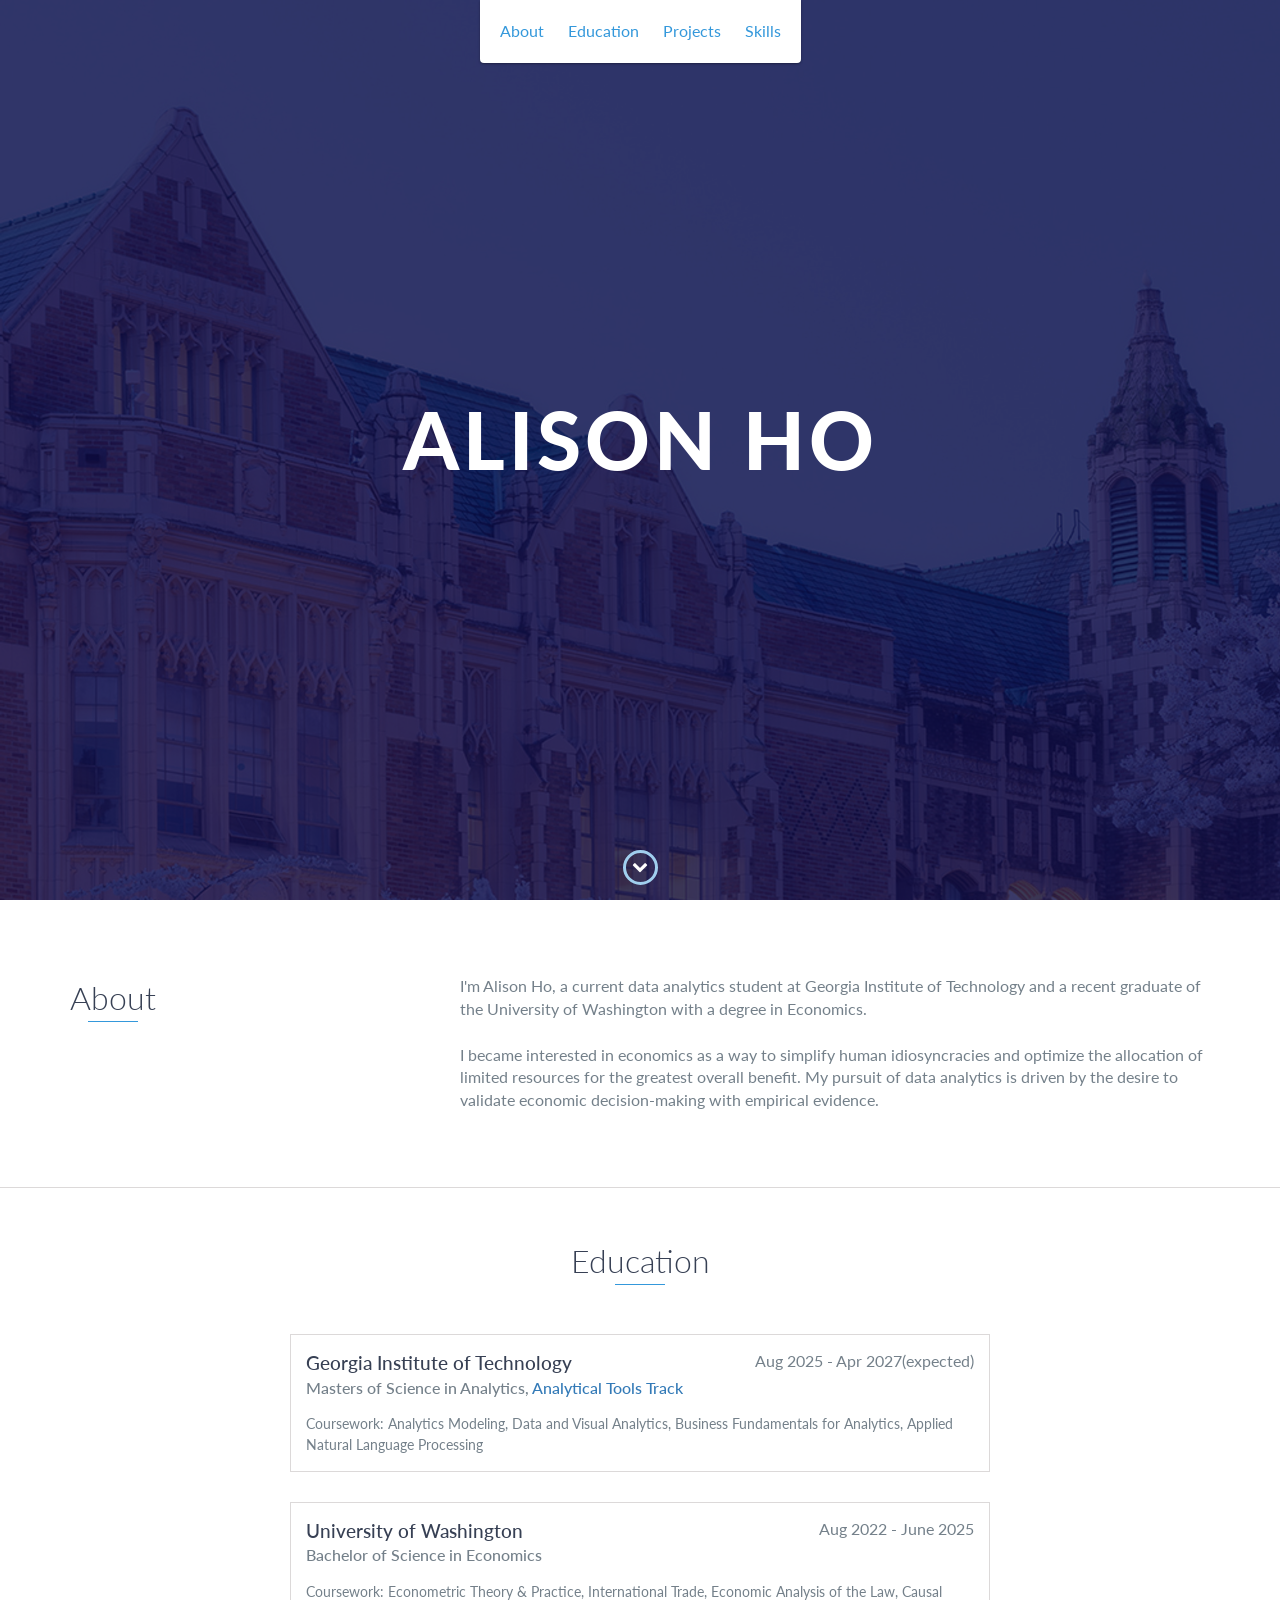
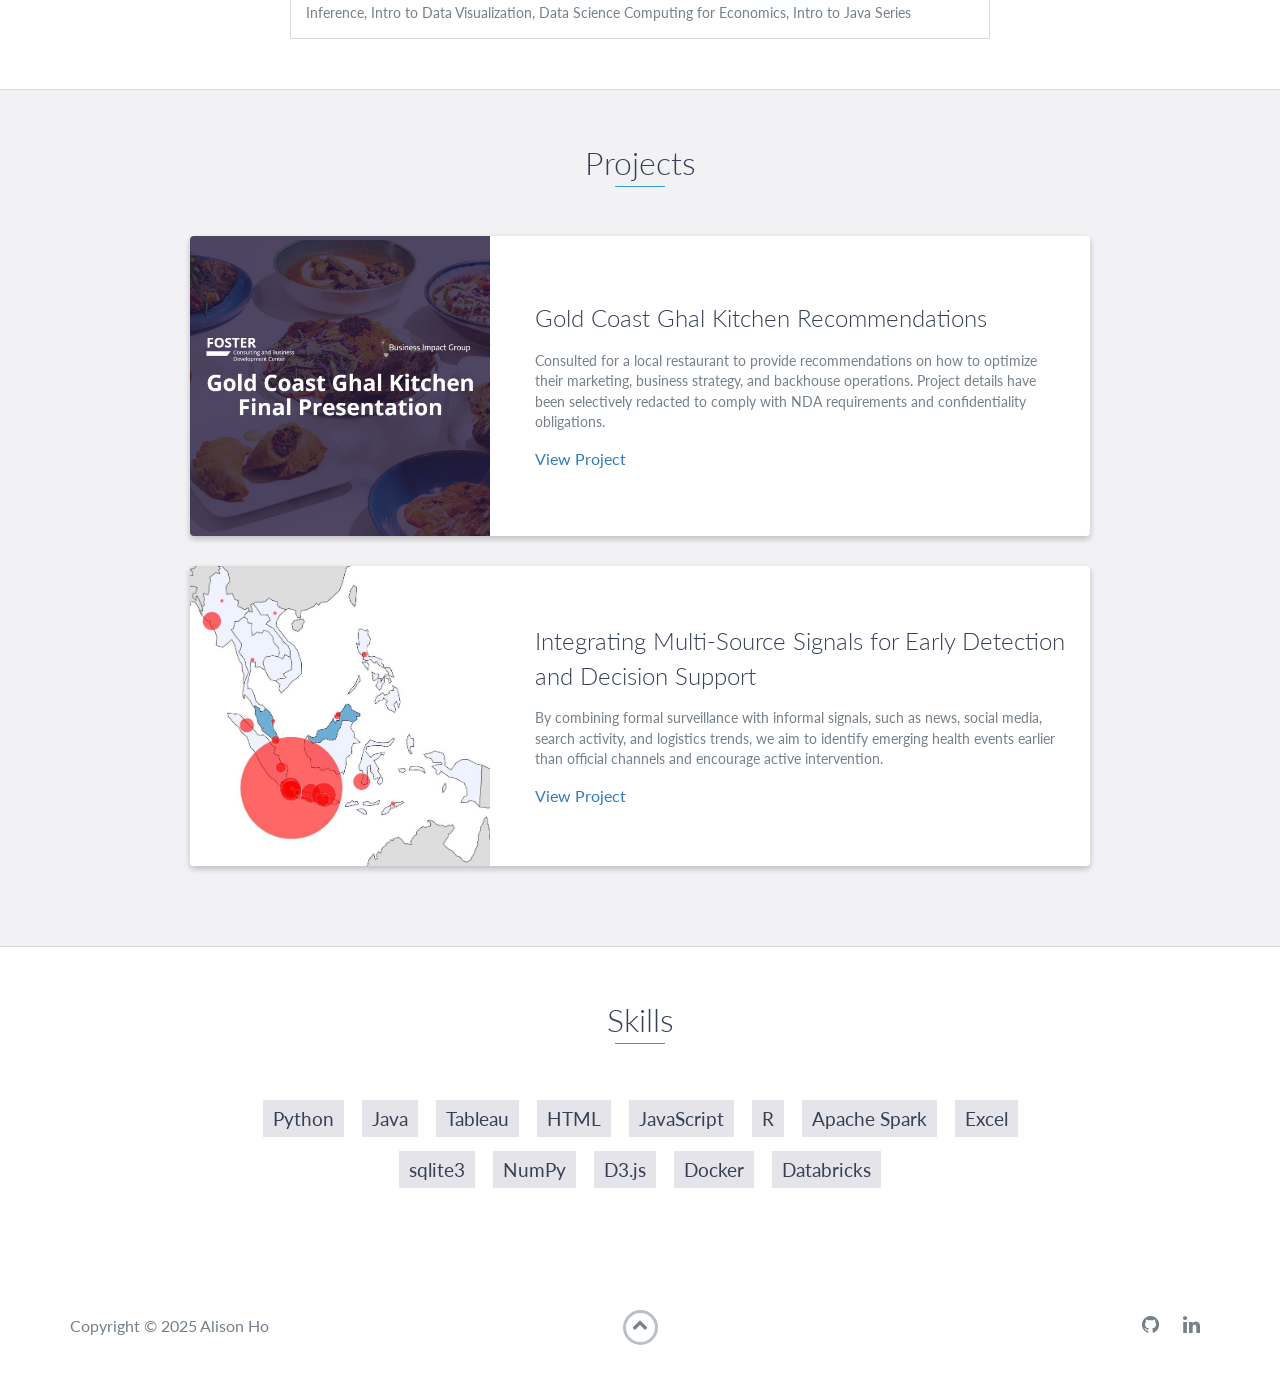
<file: index.html>
<!DOCTYPE html>
<html class="no-js" lang="en">

<head>
    <meta charset="utf-8">
    <meta http-equiv="X-UA-Compatible" content="IE=edge">
    <meta name="viewport" content="width=device-width, initial-scale=1">
    <title>My Portfolio</title>
	<link rel="shortcut icon" href="favicon.ico" type="image/x-icon">
	<link rel="icon" href="favicon.ico" type="image/x-icon">
    <link href="https://fonts.googleapis.com/css?family=Lato:300,400,700,900" rel="stylesheet">
    <link rel="stylesheet" href="libs/font-awesome/css/font-awesome.min.css">
    <link href="css/bootstrap.min.css" rel="stylesheet">
    <link href="css/styles.css" rel="stylesheet">
</head>

<body>
    <div id="mobile-menu-open" class="shadow-large">
        <i class="fa fa-bars" aria-hidden="true"></i>
    </div>
    <!-- End #mobile-menu-toggle -->
    <header>
        <div id="mobile-menu-close">
            <span>Close</span> <i class="fa fa-times" aria-hidden="true"></i>
        </div>
        <ul id="menu" class="shadow">
            <li>
                <a href="#about">About</a>
            </li>
            <li>
                <a href="#education">Education</a>
            </li>
            <li>
                <a href="#projects">Projects</a>
            </li>
            <li>
                <a href="#skills">Skills</a>
            </li>
            <!--
            <li>
                <a href="#contact">Contact</a>
            </li>
            -->
        </ul>
    </header>
    <!-- End header -->

    <div id="lead">
        <div id="lead-content">
            <h1>Alison Ho</h1> <br>
            <!--<a href="#" class="btn-rounded-white">Download Resume</a>-->
        </div>
        <!-- End #lead-content -->

        <div id="lead-overlay"></div>

        <div id="lead-down">
            <span>
                <i class="fa fa-chevron-down" aria-hidden="true"></i>
            </span>
        </div>
        <!-- End #lead-down -->
    </div>
    <!-- End #lead -->

    <div id="about">
        <div class="container">
            <div class="row">
                <div class="col-md-4">
                    <h2 class="heading">About</h2>
                </div>
                <div class="col-md-8">
                    <p>
                        I'm Alison Ho, a current data analytics student at Georgia Institute of Technology and a recent graduate of the University of Washington with a degree in Economics. 
                        <br><br>
                        I became interested in economics as a way to simplify human idiosyncracies and optimize the allocation of limited resources for the greatest overall benefit. 
                        My pursuit of data analytics is driven by the desire to validate economic decision-making with empirical evidence. 
                    </p>
                </div>
            </div>
        </div>
    </div>

    <div id="education">
        <h2 class="heading">Education</h2>
        <div class="education-block">
            <h3>Georgia Institute of Technology</h3>
            <span class="education-date">Aug 2025 - Apr 2027(expected)</span>
            <h4>Masters of Science in Analytics,
                <a href ="https://pe.gatech.edu/degrees/analytics/curriculum#:~:text=in%20more%20detail.-,Analytical%20Tools%20Track,-The%20Analytical%20Tools">Analytical Tools Track</a>
            </h4>
            <p>
                Coursework: Analytics Modeling, Data and Visual Analytics, Business Fundamentals for Analytics, Applied Natural Language Processing
            </p>
        </div>
        <!-- End .education-block -->

        <div class="education-block">
            <h3>University of Washington</h3>
            <span class="education-date">Aug 2022 - June 2025</span>
            <h4>Bachelor of Science in Economics</h4>
            <p>
                Coursework: Econometric Theory & Practice, International Trade, Economic Analysis of the Law,
                Causal Inference, Intro to Data Visualization, Data Science Computing for Economics, 
                Intro to Java Series 
            </p>
        </div>
        <!-- End .education-block -->
    </div>
    <!-- End #education -->

    <div id="projects" class="background-alt">
        <h2 class="heading">Projects</h2>
        <div class="container">
            <div class="row">
                <div class="project shadow-large">
                    <div class="project-image">
                        <img src="images/GoldCoast.jpg"/>
                    </div>
                    <!-- End .project-image -->
                    <div class="project-info">
                        <h3>Gold Coast Ghal Kitchen Recommendations</h3>
                        <p>
                            Consulted for a local restaurant to provide recommendations on how to optimize their marketing, business strategy, and backhouse operations.
                            Project details have been selectively redacted to comply with NDA requirements and confidentiality obligations.
                        </p>
                        <a href="GoldCoastGhalKitchenRecommendations.html">View Project</a>
                    </div>
                    <!-- End .project-info -->
                     
                </div>
                <!-- End .project -->

                <div class="project shadow-large">
                    <div class="project-image">
                        <img src="images/infectiousModel.jpg" />
                    </div>
                    <!-- End .project-image -->
                    <div class="project-info">
                        <h3>
                            Integrating Multi-Source Signals for Early Detection and Decision Support    
                        </h3>
                        <p>
                            By combining formal surveillance with informal signals, such as news, social media, search activity, and logistics trends, we aim to identify emerging health events earlier than official channels and encourage active intervention. 
                        </p>
                        <a href="earlyDetection.html">View Project</a>
                    </div>
                    <!-- End .project-info -->
                </div>
                <!-- End .project -->
            </div>
        </div>
    </div>
    <!-- End #projects -->

    <div id="skills">
        <h2 class="heading">Skills</h2>
        <ul>
            <!-- Python, Java, JavaScript, R, Tableau, Apache Spark, Excel, Data cleaning, Data processing, Data Visualization, Machine learning, R, sqlite3, NumPy, D3.js, Docker, Databricks, SVM, Regression, Time Series, Clustering, Decision Tree, Random Forest, A/B testing, CUSUM, Change detection, Principal Component Analysis, Confusion Matrices-->
            <li>Python</li>
            <li>Java</li>
            <li>Tableau</li>
            <li>HTML</li>
            <li>JavaScript</li>
            <li>R</li>
            <li>Apache Spark</li>
            <li>Excel</li>
            <li>sqlite3</li>
            <li>NumPy</li>
            <li>D3.js</li>
            <li>Docker</li>
            <li>Databricks</li>

        </ul>
    </div>
    <!-- End #skills -->
    <!--
    <div id="contact">
        <h2>Get in Touch</h2>
        <div id="contact-form">
            <form method="POST" action="https://formspree.io/email@email.com">
                <input type="hidden" name="_subject" value="Contact request from personal website" />
                <input type="email" name="_replyto" placeholder="Your email" required>
                <textarea name="message" placeholder="Your message" required></textarea>
                <button type="submit">Send</button>
            </form>
        </div>
    -->
        <!-- End #contact-form -->
    </div>
    <!-- End #contact -->

    <footer>
        <div class="container">
            <div class="row">
                <div class="col-sm-5 copyright">
                    <p>
                        Copyright &copy; <span id="current-year">2025</span> Alison Ho
                    </p>
                </div>
                <div class="col-sm-2 top">
                    <span id="to-top">
                        <i class="fa fa-chevron-up" aria-hidden="true"></i>
                    </span>
                </div>
                <div class="col-sm-5 social">
                    <ul>
                        <li>
                            <a href="https://github.com/" target="_blank"><i class="fa fa-github" aria-hidden="true"></i></a>
                        </li>
                       
                        <li>
                            <a href="https://linkedin.com/" target="_blank"><i class="fa fa-linkedin" aria-hidden="true"></i></a>
                        </li>
                        
                        
                    </ul>
                </div>
            </div>
        </div>
    </footer>
    <!-- End footer -->

    <script src="https://ajax.googleapis.com/ajax/libs/jquery/1.12.4/jquery.min.js"></script>
    <script src="js/scripts.min.js"></script>
</body>

</html>
</file>
<file: css/styles.css>
/*!
    Title: Dev Portfolio Template
    Version: 1.2.2
    Last Change: 03/25/2020
    Author: Ryan Fitzgerald
    Repo: https://github.com/RyanFitzgerald/devportfolio-template
    Issues: https://github.com/RyanFitzgerald/devportfolio-template/issues

    Description: This file contains all the styles associated with the page
    that don't come from third party libraries. This file gets compiled using
    Gulp and send to the /css folder which is then loaded on the page.

Overlay - top image color
*/

:root{
    --base-color: #3498db
}

body {
	font-family: 'Lato', sans-serif;
	font-size: 16px
}

body.active {
	overflow: hidden;
	z-index: -1
}

.no-js #experience-timeline>div {
	background: #fff;
	padding: 10px;
	margin-bottom: 10px;
	border: 1px solid #dcd9d9
}

.no-js #experience-timeline>div h3 {
	font-size: 1.5em;
	font-weight: 300;
	color: #374054;
	display: inline-block;
	margin: 0
}

.no-js #experience-timeline>div h4 {
	font-size: 1.2em;
	font-weight: 300;
	color: #7e8890;
	margin: 0 0 15px 0
}

.no-js #experience-timeline>div p {
	color: #74808a;
	font-size: 0.9em;
	margin: 0
}

.no-js #experience-timeline:before,
.no-js #experience-timeline:after {
	content: none
}

@keyframes dropHeader {
	0% {
		transform: translateY(-100%)
	}

	100% {
		transform: translateY(0)
	}
}

header {
	position: absolute;
	top: 0;
	left: 0;
	right: 0;
	text-align: center;
	z-index: 10;
	animation-name: dropHeader;
	animation-iteration-count: 1;
	animation-timing-function: ease;
	animation-duration: 0.75s
}

header ul {
	display: inline-block;
	background: #fff;
	text-align: center;
	padding: 10px;
	margin: 0;
	border-bottom-right-radius: 4px;
	border-bottom-left-radius: 4px
}

header li {
	display: inline-block
}

header a {
	display: block;
	color: var(--base-color);
	padding: 10px
}

header a:hover {
	color: #217dbb;
	text-decoration: none;
	background: #eee;
	border-radius: 4px
}

header a:focus {
	color: var(--base-color);
	text-decoration: none
}

header.active {
	display: block
}

header.sticky {
	position: fixed;
	z-index: 999
}

#menu.active {
	display: block
}

#mobile-menu-open {
	display: none;
	cursor: pointer;
	position: fixed;
	right: 15px;
	top: 10px;
	color: var(--base-color);
	font-size: 1.5em;
	z-index: 20;
	padding: 0 7px;
	border-radius: 4px;
	background: #fff
}

#mobile-menu-close {
	display: none;
	text-align: right;
	width: 100%;
	background: #fff;
	font-size: 1.5em;
	padding-right: 15px;
	padding-top: 10px;
	cursor: pointer;
	color: var(--base-color)
}

#mobile-menu-close span {
	font-size: 0.5em;
	text-transform: uppercase
}

#mobile-menu-close i {
	vertical-align: middle
}

footer {
	padding: 50px 0
}

.copyright {
	padding-top: 20px
}

.copyright p {
	margin: 0;
	color: #74808a
}

.top {
	text-align: center
}

.top span {
	cursor: pointer;
	display: block;
	margin: 15px auto 0 auto;
	width: 35px;
	height: 35px;
	border-radius: 50%;
	border: 3px solid #b9bfc4;
	text-align: center
}

.top i {
	color: #74808a
}

.social {
	text-align: right
}

.social ul {
	margin: 5px 0 0 0;
	padding: 0
}

.social li {
	display: inline-block;
	font-size: 1.25em;
	list-style: none
}

.social a {
	display: block;
	color: #74808a;
	padding: 10px
}

.social a:hover {
	color: var(--base-color)
}

.btn-rounded-white {
	display: inline-block;
	color: #fff;
	padding: 15px 25px;
	border: 3px solid #fff;
	border-radius: 30px;
	transition: .5s ease all
}

.btn-rounded-white:hover {
	color: var(--base-color);
	background: #fff;
	text-decoration: none
}

.shadow {
	box-shadow: 0 1px 3px rgba(0, 0, 0, 0.12), 0 1px 2px rgba(0, 0, 0, 0.24)
}

.shadow-large {
	box-shadow: 0 3px 6px rgba(0, 0, 0, 0.08), 0 3px 6px rgba(0, 0, 0, 0.15)
}

.heading {
	position: relative;
	display: inline-block;
	font-size: 2em;
	font-weight: 300;
	margin: 0 0 30px 0
}

.heading:after {
	position: absolute;
	content: '';
	top: 100%;
	height: 1px;
	width: 50px;
	left: 0;
	right: 0;
	margin: 0 auto;
	background: var(--base-color)
}

.background-alt {
	background: #f2f2f5
}

#lead {
	position: relative;
	height: 100vh;
	min-height: 500px;
	max-height: 1080px;
	background: url(../images/lead-bg.jpg);
	background-size: cover;
	padding: 15px;
	overflow: hidden
}

#lead-content {
	position: absolute;
	z-index: 10;
	top: 50%;
	left: 50%;
	transform: translate(-50%, -50%);
	text-align: center
}

#lead-content h1,
#lead-content h2 {
	margin: 0
}

#lead-content h1 {
	color: #fff;
	font-weight: 900;
	font-size: 5em;
	text-transform: uppercase;
	letter-spacing: 0.05em;
	line-height: 0.9em
}

#lead-content h2 {
	color: #a0cfee;
	font-weight: 500;
	font-size: 2.25em;
	margin-bottom: 15px
}

#lead-overlay {
	position: absolute;
	height: 100%;
	width: 100%;
	top: 0;
	right: 0;
	bottom: 0;
	left: 0;
	background: rgba(11, 11, 69, 0.8);
	z-index: 1
}

#lead-down {
	position: absolute;
	left: 0;
	right: 0;
	width: 100%;
	text-align: center;
	z-index: 10;
	bottom: 15px;
	color: #fff
}

#lead-down span {
	cursor: pointer;
	display: block;
	margin: 0 auto;
	width: 35px;
	height: 35px;
	border-radius: 50%;
	border: 3px solid #a0cfee;
	text-align: center
}

#lead-down i {
	animation: pulsate 1.5s ease;
	animation-iteration-count: infinite;
	padding-top: 5px
}

@keyframes pulsate {
	0% {
		transform: scale(1, 1)
	}

	50% {
		transform: scale(1.2, 1.2)
	}

	100% {
		transform: scale(1, 1)
	}
}

#about {
	padding: 75px 15px;
	border-bottom: 1px solid #dcd9d9
}

#about h2 {
	color: #374054
}

#about p {
	color: #74808a;
	margin: 0
}

#experience {
	padding: 50px 15px;
	text-align: center;
	border-bottom: 1px solid #dcd9d9
}

#experience h2 {
	color: #374054
}

#experience-timeline {
	margin: 30px auto 0 auto;
	position: relative;
	max-width: 1000px
}

#experience-timeline:before {
	position: absolute;
	content: '';
	top: 0;
	bottom: 0;
	left: 303px;
	right: auto;
	height: 100%;
	width: 3px;
	background: var(--base-color);
	z-index: 0
}

#experience-timeline:after {
	position: absolute;
	content: '';
	width: 3px;
	height: 40px;
	background: var(--base-color);
	background: linear-gradient(to bottom, var(--base-color), rgba(52, 152, 219, 0));
	top: 100%;
	left: 303px
}

.vtimeline-content {
	margin-left: 350px;
	background: #fff;
	border: 1px solid #e6e6e6;
	padding: 15px;
	border-radius: 3px;
	text-align: left
}

.vtimeline-content h3 {
	font-size: 1.5em;
	font-weight: 300;
	color: #374054;
	display: inline-block;
	margin: 0
}

.vtimeline-content h4 {
	font-size: 1.2em;
	font-weight: 300;
	color: #7e8890;
	margin: 0 0 15px 0
}

.vtimeline-content p {
	color: #74808a;
	font-size: 0.9em;
	margin: 0
}

.vtimeline-point {
	position: relative;
	display: block;
	vertical-align: top;
	margin-bottom: 30px
}

.vtimeline-icon {
	position: relative;
	color: #fff;
	width: 50px;
	height: 50px;
	background: var(--base-color);
	border-radius: 50%;
	float: left;
	z-index: 99;
	margin-left: 280px
}

.vtimeline-icon i {
	display: block;
	font-size: 2em;
	margin-top: 10px
}

.vtimeline-date {
	width: 260px;
	text-align: right;
	position: absolute;
	left: 0;
	top: 10px;
	font-weight: 300;
	color: #374054
}

#education {
	padding: 50px 15px 20px 15px;
	border-bottom: 1px solid #dcd9d9;
	text-align: center
}

#education h2 {
	color: #374054;
	margin-bottom: 50px
}

.education-block {
	max-width: 700px;
	margin: 0 auto 30px auto;
	padding: 15px;
	border: 1px solid #dcd9d9;
	text-align: left
}

.education-block h3 {
	font-weight: 500;
	float: left;
	margin: 0;
	color: #374054
}

.education-block span {
	color: #74808a;
	float: right
}

.education-block h4 {
	color: #74808a;
	clear: both;
	font-weight: 500;
	margin: 0 0 15px 0
}

.education-block p,
.education-block ul {
	margin: 0;
	color: #74808a;
	font-size: 0.9em
}

.education-block ul {
	padding: 0 0 0 15px
}

#projects {
	padding: 50px 15px;
	border-bottom: 1px solid #dcd9d9;
	text-align: center
}

#projects h2 {
	color: #374054;
	margin-bottom: 50px
}

.project {
    display: flex;
    align-items: center;
    max-width: 900px;
    margin: 0 auto 30px auto;
    background: #fff;
    border-radius: 4px;
    overflow: hidden;
	gap: 20px;
}

.project-image img {
    width: 300px;
    height: auto;
    display: block;
}

.project-info {
    padding: 25px;
    text-align: left;
}

.project-info h3 {
	font-size: 1.5em;
	font-weight: 300;
	color: #374054;
	margin: 0 0 15px 0
}

.project-info p {
	color: #74808a;
	margin: 0 0 15px 0;
	font-size: 0.9em
}

.no-image .project-info {
	position: relative;
	margin: 0;
	padding: 30px 15px;
	transform: none
}

@media (max-width: 768px) {
    .project {
        flex-direction: column;
    }

    .project-image img {
        width: 100%;
    }
}

#more-projects {
	display: none
}

#skills {
	padding: 50px 15px;
	text-align: center
}

#skills h2 {
	color: #374054;
	margin-bottom: 50px
}

#skills ul {
	display: block;
	margin: 0 auto;
	padding: 0;
	max-width: 800px
}

#skills li {
	display: inline-block;
	margin: 7px;
	padding: 5px 10px;
	color: #374054;
	background: #e4e4ea;
	list-style: none;
	cursor: default;
	font-size: 1.2em
}

#contact {
	padding: 50px 15px;
	background: var(--base-color);
	text-align: center
}

#contact h2 {
	margin: 0 0 15px 0;
	color: #fff;
	font-weight: 500
}

#contact-form {
	max-width: 500px;
	margin: 0 auto
}

#contact-form input,
#contact-form textarea {
	display: block;
	width: 100%;
	padding: 10px;
	border-radius: 4px;
	border: none;
	margin-bottom: 10px;
	background: #1d6fa5;
	color: #fff;
	transition: .5s ease all
}

#contact-form input::-webkit-input-placeholder,
#contact-form textarea::-webkit-input-placeholder {
	color: #fff
}

#contact-form input:-moz-placeholder,
#contact-form textarea:-moz-placeholder {
	color: #fff;
	opacity: 1
}

#contact-form input::-moz-placeholder,
#contact-form textarea::-moz-placeholder {
	color: #fff;
	opacity: 1
}

#contact-form input:-ms-input-placeholder,
#contact-form textarea:-ms-input-placeholder {
	color: #fff
}

#contact-form input:focus,
#contact-form textarea:focus {
	outline: none;
	background: #16527a
}

#contact-form textarea {
	height: 150px;
	resize: none
}

#contact-form button {
	display: block;
	width: 100%;
	background: #fff;
	border-radius: 4px;
	padding: 5px 10px;
	border: none;
	color: var(--base-color);
	font-weight: 700;
	box-shadow: 0 1px 3px rgba(0, 0, 0, 0.12), 0 1px 2px rgba(0, 0, 0, 0.24);
	transition: .5s ease all
}

#contact-form button:hover {
	box-shadow: 0 10px 20px rgba(0, 0, 0, 0.19), 0 6px 6px rgba(0, 0, 0, 0.23)
}

.optional-section {
	padding: 50px 15px;
	text-align: center;
	border-top: 1px solid #dcd9d9
}

.optional-section h2 {
	color: #374054
}

.optional-section-block {
	max-width: 700px;
	margin: 0 auto 30px auto;
	padding: 15px;
	border: 1px solid #dcd9d9;
	background: #fff;
	text-align: left
}

.optional-section-block h3 {
	font-weight: 500;
	margin: 0 0 15px 0;
	color: #374054
}

.optional-section-block h4 {
	color: #74808a;
	clear: both;
	font-weight: 500;
	margin: 0 0 15px 0
}

.optional-section-block p,
.optional-section-block ul {
	margin: 0 0 15px 0;
	color: #74808a;
	font-size: 0.9em
}

.optional-section-block ul {
	padding: 0 0 0 15px
}

@media only screen and (max-width: 750px) {

	#experience-timeline:before,
	#experience-timeline:after {
		left: 23px
	}

	.vtimeline-date {
		width: auto;
		text-align: left;
		position: relative;
		margin-bottom: 15px;
		display: block;
		margin-left: 70px
	}

	.vtimeline-icon {
		margin-left: 0
	}

	.vtimeline-content {
		margin-left: 70px
	}
}

@media only screen and (max-width: 992px) {
	#lead {
		height: auto;
		min-height: auto;
		max-height: auto;
		padding: 100px 15px
	}

	#lead-content {
		position: relative;
		transform: none;
		left: auto;
		top: auto
	}

	#lead-content h1 {
		font-size: 3em
	}

	#lead-content h2 {
		font-size: 1.75em
	}

	#about {
		text-align: center
	}

	#about p {
		text-align: left
	}
}

@media only screen and (max-width: 768px) {
	header {
		position: fixed;
		display: none;
		z-index: 999;
		animation: none;
		bottom: 0;
		height: 100%
	}

	#mobile-menu-open,
	#mobile-menu-close {
		display: block
	}

	#menu {
		height: 100%;
		overflow-y: auto;
		box-shadow: none;
		border-radius: 0;
		width: 100%
	}

	#menu li {
		display: block;
		margin-bottom: 10px
	}

	#lead-content h1 {
		font-size: 2em
	}

	#lead-content h2 {
		font-size: 1.3em
	}

	#lead-content a {
		padding: 10px 20px
	}

	#lead-down {
		display: none
	}

	.education-block h3,
	.education-block span {
		float: none
	}

	.project-image {
		display: none
	}

	.project-info {
		position: relative;
		margin: 0;
		padding: 30px 15px;
		top: auto;
		transform: none
	}

	footer {
		text-align: center
	}

	.social {
		text-align: center
	}
}

@media only screen and (max-width: 480px) {
	#lead-content h1 {
		font-size: 1.5em
	}

	#lead-content h2 {
		font-size: 1em
	}

	#lead-content a {
		font-size: 0.9em;
		padding: 5px 10px
	}
}
</file>
